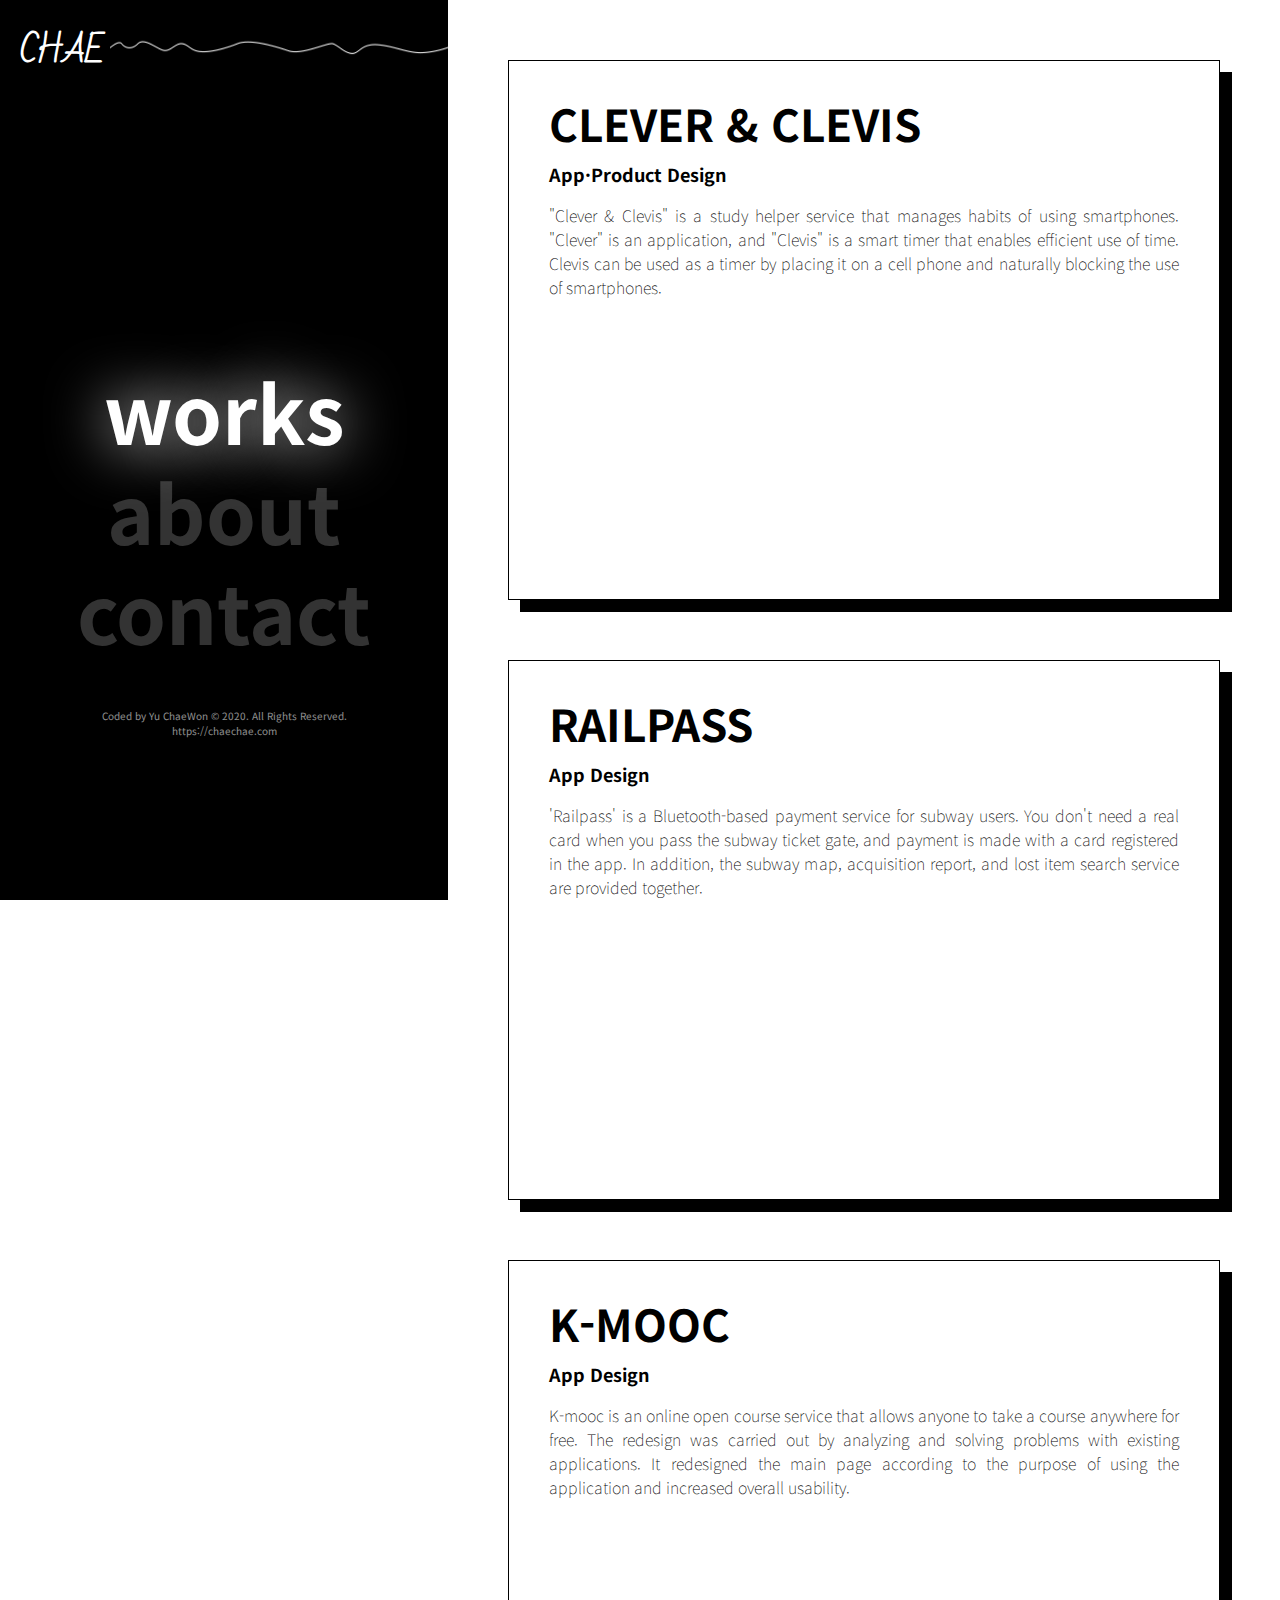
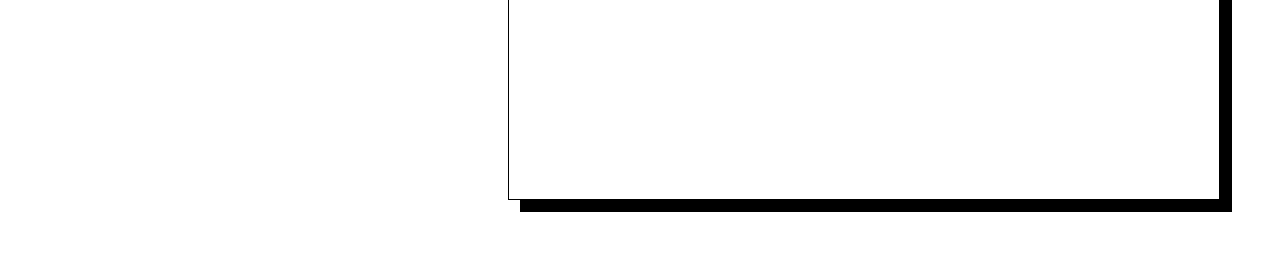
<file: index.html>
<!DOCTYPE html>
<html lang="ko-KR">
<head>
	<meta charset="utf-8">
	<title>portfolio-works</title>
	<link rel="stylesheet" href="css/style-works.css">
	<link href="https://fonts.googleapis.com/css2?family=Bad+Script&display=swap" rel="stylesheet">
	<link href="https://fonts.googleapis.com/css2?family=Bad+Script&family=Noto+Sans+KR:wght@100;400;700&display=swap" rel="stylesheet">
</head>
<style type="text/css">
	.works{
		opacity: 1;
		color: #ffffff;
		/*border-bottom: 2px solid white;*/
		text-shadow: #ffffff 0px 0px 60px;
	}
	.about{
		opacity: 0.2;
	}
	.contact{
		opacity: 0.2;
	}
</style>
<body>
	<div id="root">
		<div class="box">
			<div class="box-navbar">
				<div class="header">
					<h1 class="logo">CHAE</h1>
					<div class="logo-img"><img src="img/web_line.png" alt="line" class="logo-line"></div>
				</div>
				<div class="navbar">
					<ul class="menu">
						<li><a href="index.html" class="works">works</a></li>
						<li><a href="2_about.html" class="about">about</a></li>
						<li><a href="3_contact.html" class="contact">contact</a></li>
					</ul>
				</div>
				<p class="copy">Coded by Yu ChaeWon © 2020. All Rights Reserved.<br>https://chaechae.com</p>
			</div>
			<div class="box-contents">
				<div class="contents">
					<div class="con" OnClick="location.href ='clevis.html'"  style="cursor:pointer;">
						<div class="con_container">
							<div class="text_container">
								<h2 class="title">CLEVER & CLEVIS</h2>
								<h3 class="type">App·Product Design</h3>
								<p class="desc">"Clever & Clevis" is a study helper service that manages habits of using smartphones. "Clever" is an application, and "Clevis" is a smart timer that enables efficient use of time. Clevis can be used as a timer by placing it on a cell phone and naturally blocking the use of smartphones.</p>
							</div>
							<div class="img_container_1"></div>
						</div>
					</div>

					<div class="con" OnClick="location.href ='railpass.html'"  style="cursor:pointer;">
						<div class="con_container">
							<div class="text_container">
								<h2 class="title">RAILPASS</h2>
								<h3 class="type">App Design</h3>
								<p class="desc">'Railpass' is a Bluetooth-based payment service for subway users. You don't need a real card when you pass the subway ticket gate, and payment is made with a card registered in the app. In addition, the subway map, acquisition report, and lost item search service are provided together.</p>
							</div>
							<div class="img_container_2"></div>
						</div>
					</div>

					<div class="con" OnClick="location.href ='kmooc.html'"  style="cursor:pointer;">
						<div class="con_container">
							<div class="text_container">
								<h2 class="title">K-MOOC</h2>
								<h3 class="type">App Design</h3>
								<p class="desc">K-mooc is an online open course service that allows anyone to take a course anywhere for free. The redesign was carried out by analyzing and solving problems with existing applications. It redesigned the main page according to the purpose of using the application and increased overall usability.</p>
							</div>
							<div class="img_container_3"></div>
						</div>
					</div>

				</div>
			</div>
		</div>
	</div>

</body>
</html>
</file>
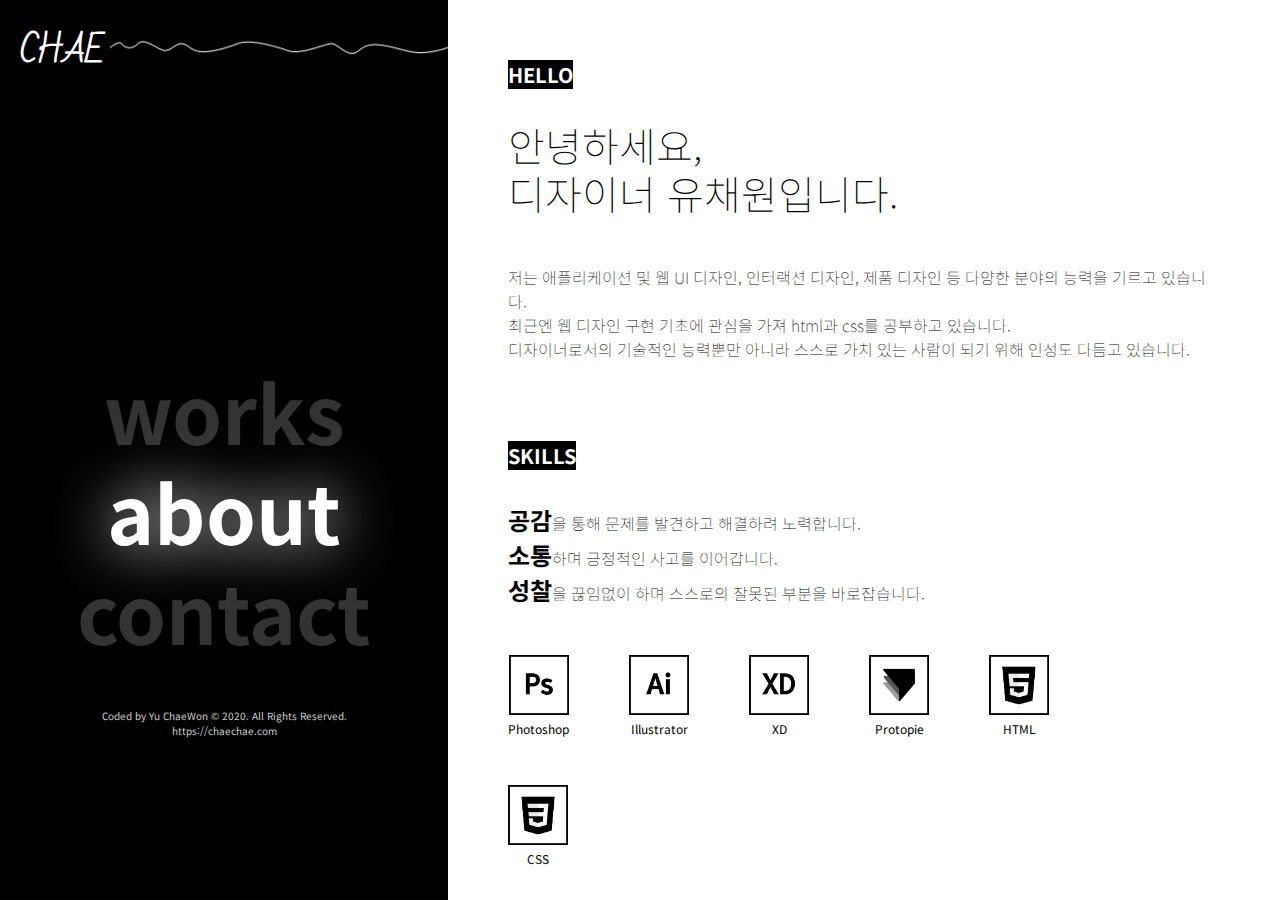
<file: 2_about.html>
<!DOCTYPE html>
<html lang="ko-KR">
<head>
	<meta charset="utf-8">
	<title>portfolio-about</title>
	<link rel="stylesheet" href="css/style-about.css">
	<!-- <link rel="stylesheet" href="css/style.css"> -->
	<link href="https://fonts.googleapis.com/css2?family=Bad+Script&display=swap" rel="stylesheet">
	<link href="https://fonts.googleapis.com/css2?family=Bad+Script&family=Noto+Sans+KR:wght@100;400;700&display=swap" rel="stylesheet">
</head>
<style type="text/css">
	.works{
		opacity: 0.2;
	}
	.about{
		opacity: 1;
		color: #ffffff;
		/*border-bottom: 2px solid white;*/
		text-shadow: #ffffff 0px 0px 60px;
	}
	.contact{
		opacity: 0.2;
	}
</style>
<body>
	<div id="root">
		<div class="box">
			<div class="box-navbar">
				<div class="header">
					<h1 class="logo">CHAE</h1>
					<div class="logo-img"><img src="img/web_line.png" alt="line" class="logo-line"></div>
				</div>
				<div class="navbar">
					<ul class="menu">
						<li><a href="index.html" class="works">works</a></li>
						<li><a href="2_about.html" class="about">about</a></li>
						<li><a href="3_contact.html" class="contact">contact</a></li>
					</ul>
				</div>
				<p class="copy">Coded by Yu ChaeWon © 2020. All Rights Reserved.<br>https://chaechae.com</p>
			</div>
			<div class="box-contents">
				<div class="contents">
					<div class="hello">
						<h2 class="title">HELLO</h2>
						<h3 class="intro">안녕하세요,<br>디자이너 유채원입니다.</h3>
						<p>저는 애플리케이션 및 웹 UI 디자인, 인터랙션 디자인, 제품 디자인 등 다양한 분야의 능력을 기르고 있습니다.<br>최근엔 웹 디자인 구현 기초에 관심을 가져 html과 css를 공부하고 있습니다.<br>디자이너로서의 기술적인 능력뿐만 아니라 스스로 가치 있는 사람이 되기 위해 인성도 다듬고 있습니다.</p>
					</div>

					<div class="skills">
						<h2 class="title">SKILLS</h2>
						<p><span>공감</span>을 통해 문제를 발견하고 해결하려 노력합니다.</p>
						<p><span>소통</span>하며 긍정적인 사고를 이어갑니다. </p>
						<p><span>성찰</span>을 끊임없이 하며 스스로의 잘못된 부분을 바로잡습니다.</p>
						</div>
						<div class="img_container">
							<div class="tool"><img src="img/tool_icon_1.png" width="60px"><p>Photoshop</p></div>
							<div class="tool"><img src="img/tool_icon_2.png" width="60px"><p>Illustrator</p></div>
							<div class="tool"><img src="img/tool_icon_3.png" width="60px"><p>XD</p></div>
							<div class="tool"><img src="img/tool_icon_4.png" width="60px"><p>Protopie</p></div>
							<div class="tool"><img src="img/tool_icon_5.png" width="60px"><p>HTML</p></div>
							<div class="tool"><img src="img/tool_icon_6.png" width="60px"><p>CSS</p></div>
						</div>
				</div>
			</div>
		</div>
	</div>

</body>
</html>
</file>
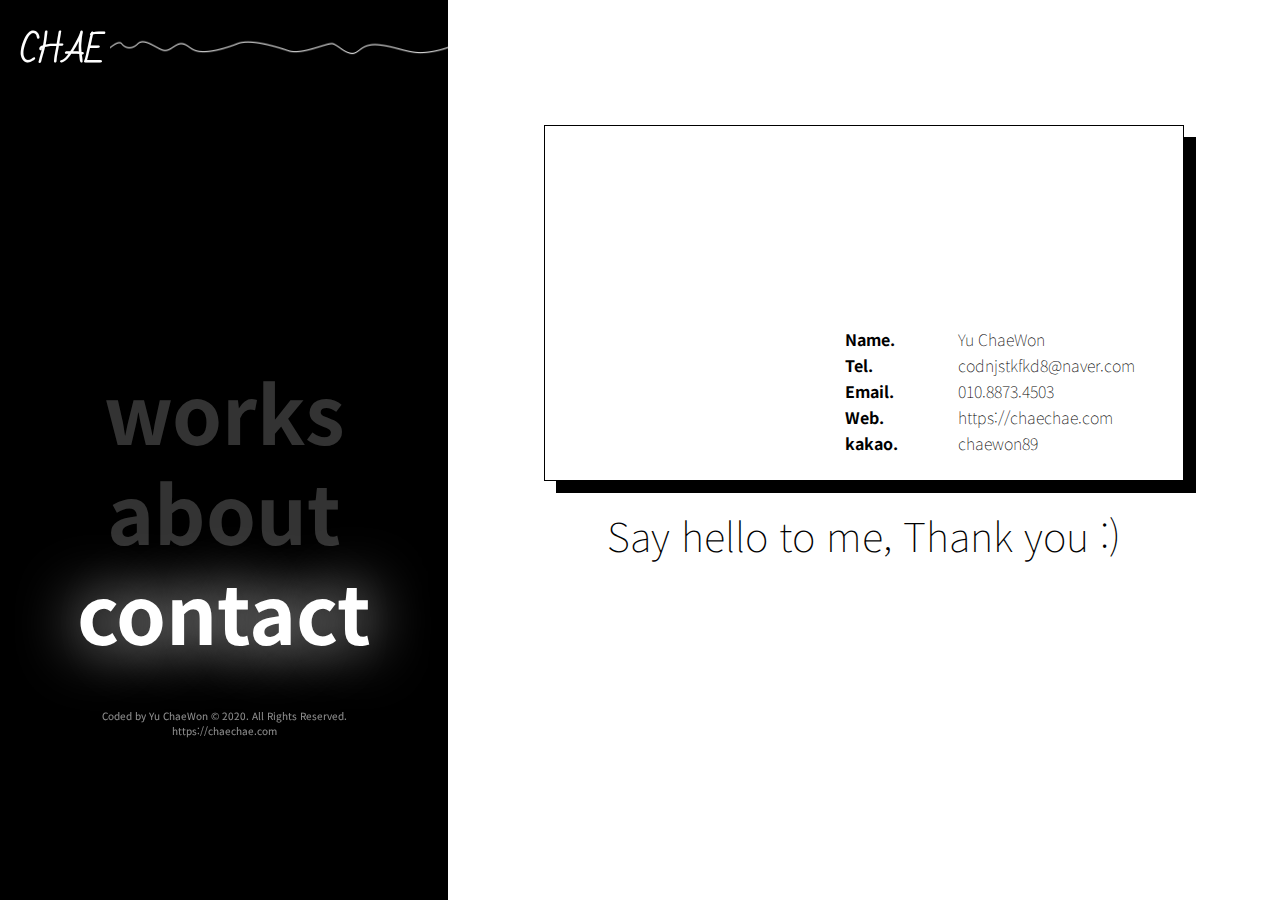
<file: 3_contact.html>
<!DOCTYPE html>
<html lang="ko-KR">
<head>
	<meta charset="utf-8">
	<title>portfolio-works</title>
	<link rel="stylesheet" href="css/style-contact.css">
	<link href="https://fonts.googleapis.com/css2?family=Bad+Script&display=swap" rel="stylesheet">
	<link href="https://fonts.googleapis.com/css2?family=Bad+Script&family=Noto+Sans+KR:wght@100;400;700&display=swap" rel="stylesheet">
</head>
<style type="text/css">
	.works{
		opacity: 0.2;
	}
	.about{
		opacity: 0.2;
	}
	.contact{
		opacity: 1;
		color: #ffffff;
		/*border-bottom: 2px solid white;*/
		text-shadow: #ffffff 0px 0px 60px;
	}
</style>
<body>
	<div id="root">
		<div class="box">
			<div class="box-navbar">
				<div class="header">
					<h1 class="logo">CHAE</h1>
					<div class="logo-img"><img src="img/web_line.png" alt="line" class="logo-line"></div>
				</div>
				<div class="navbar">
					<ul class="menu">
						<li><a href="index.html" class="works">works</a></li>
						<li><a href="2_about.html" class="about">about</a></li>
						<li><a href="3_contact.html" class="contact">contact</a></li>
					</ul>
				</div>
				<p class="copy">Coded by Yu ChaeWon © 2020. All Rights Reserved.<br>https://chaechae.com</p>
			</div>
			<div class="box-contents">
				<div class="contents">
					<div class="card">
						<div class="label_con">
							<p class="label">
								Name.<br>Tel.<br>Email.<br>Web.<br>kakao.
							</p>
						</div>
						<div class="desc_con">
							<p class="desc">
								Yu ChaeWon<br>codnjstkfkd8@naver.com<br>010.8873.4503<br>https://chaechae.com<br>chaewon89
							</p>
						</div>
					</div>
					<h2 class="hello">Say hello to me, Thank you :)</h2>
				</div>
			</div>
		</div>
	</div>

</body>
</html>
</file>
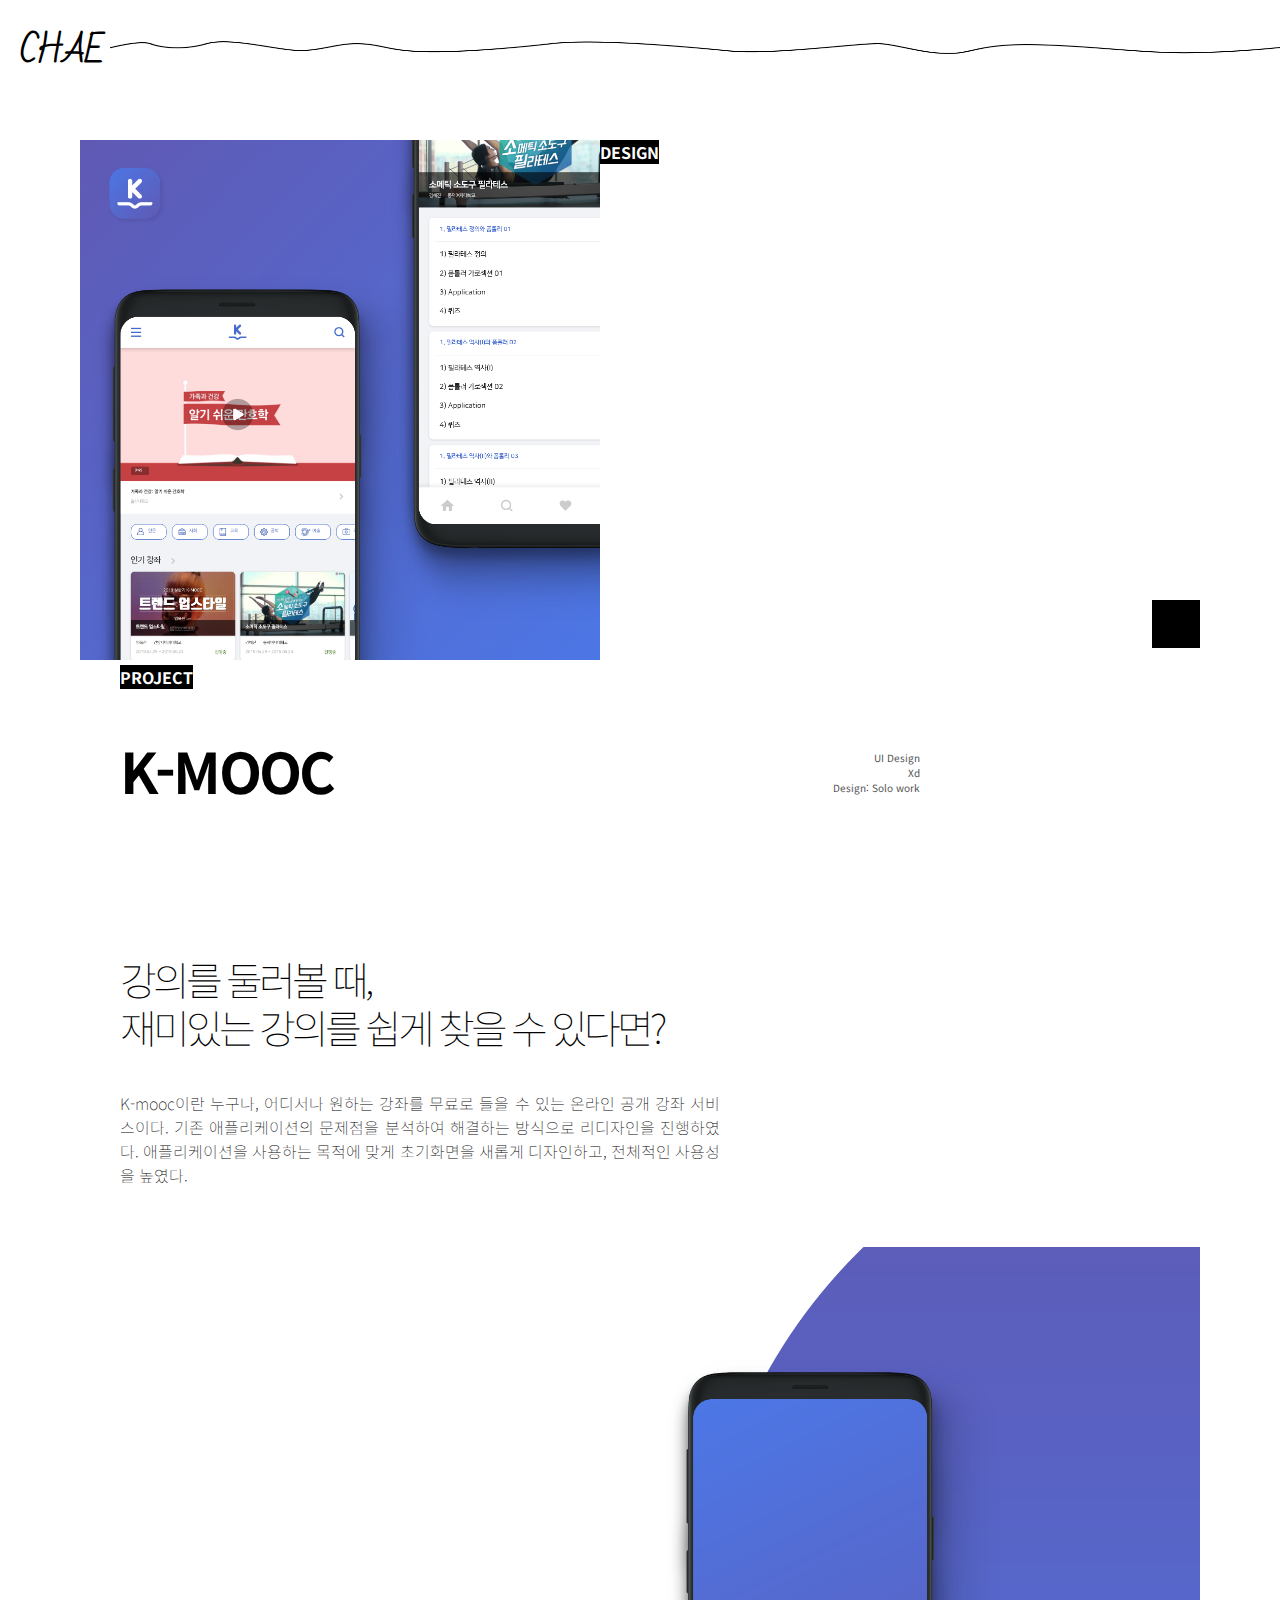
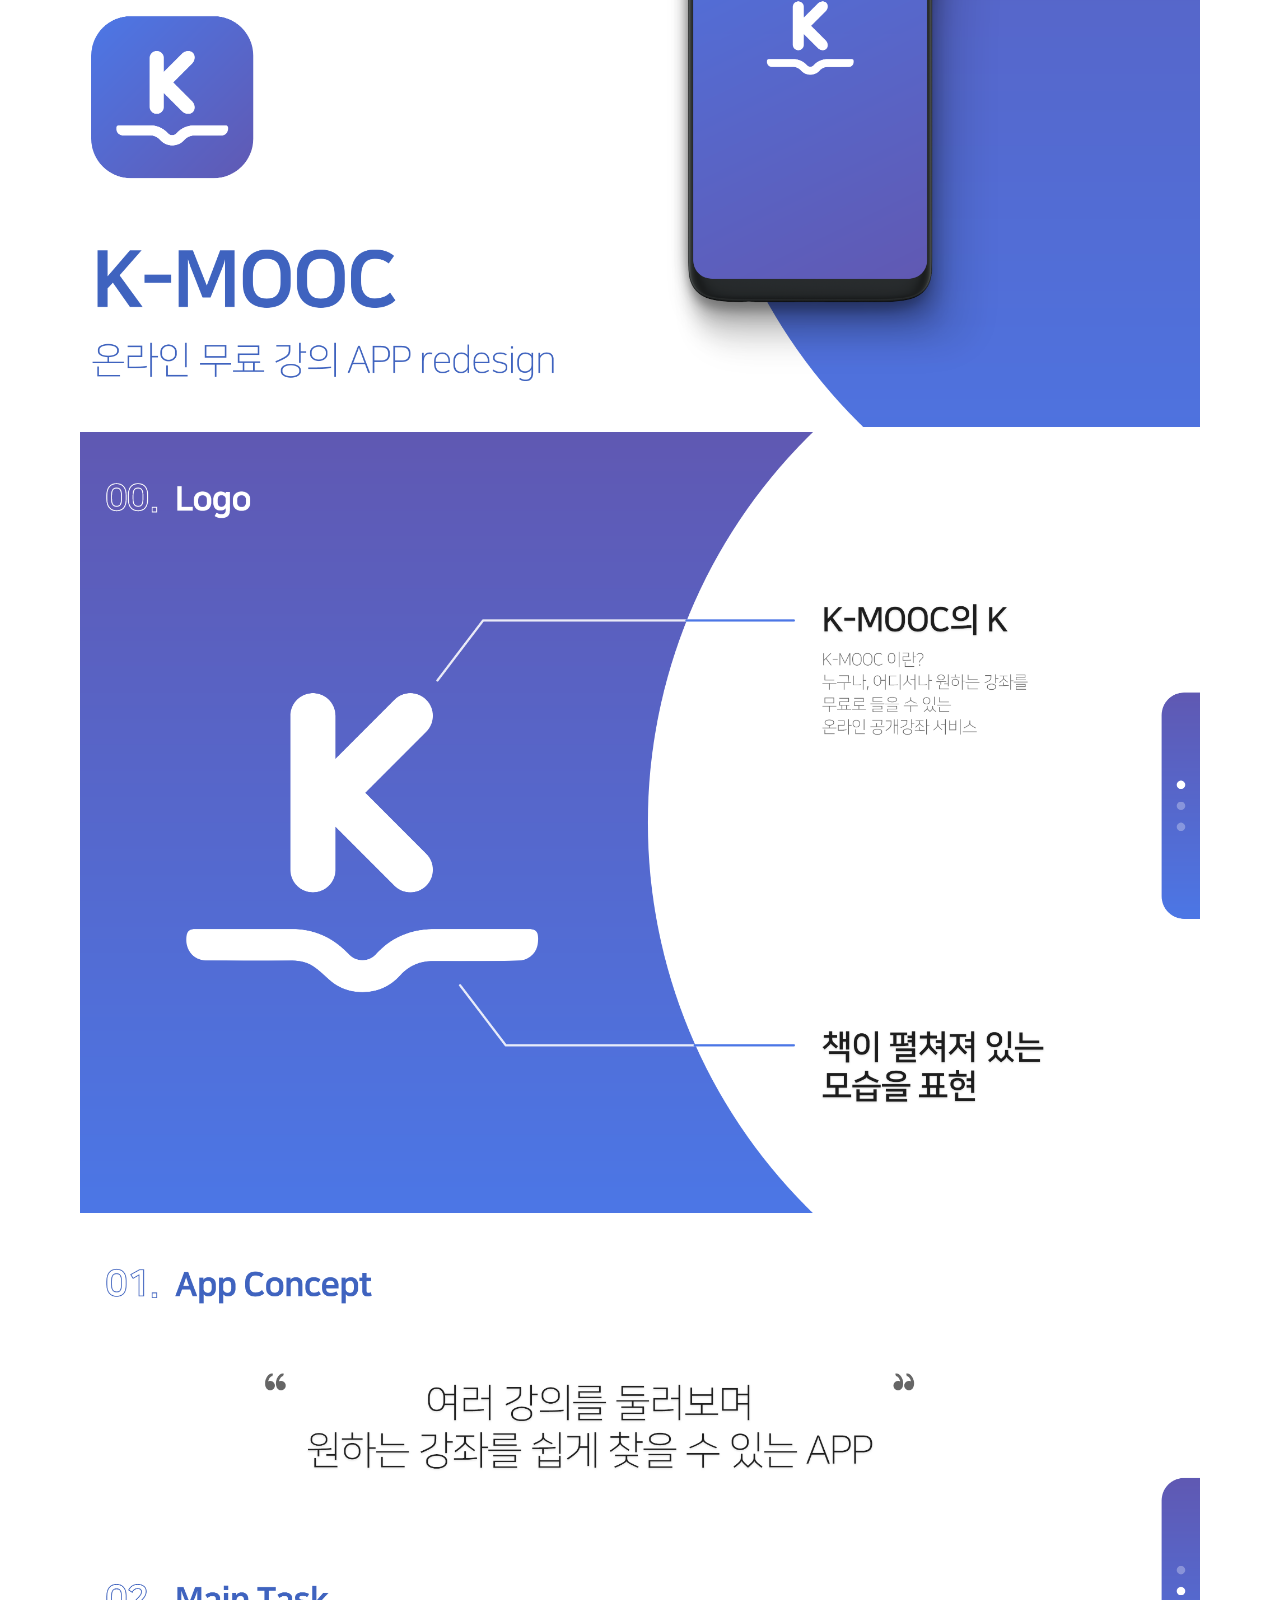
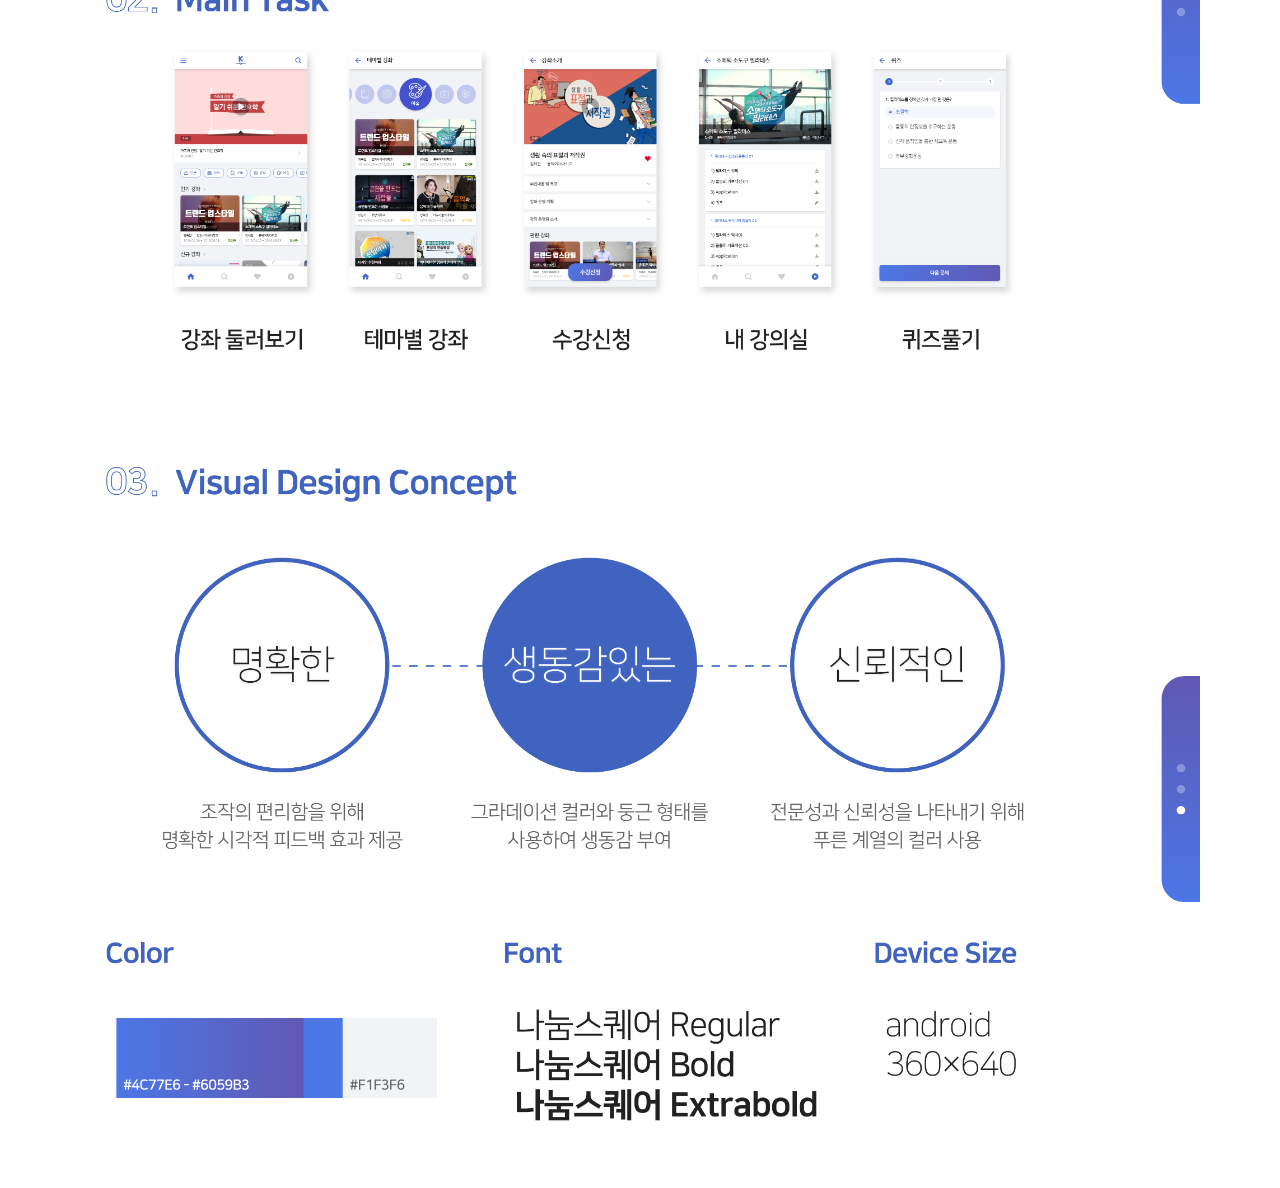
<file: kmooc.html>
<!DOCTYPE html>
<html lang="ko-KR">
<head>
	<meta charset="utf-8">
	<title>railpass</title>
	<link rel="stylesheet" href="css/style-detail.css">
	<link href="https://fonts.googleapis.com/css2?family=Bad+Script&display=swap" rel="stylesheet">
	<link href="https://fonts.googleapis.com/css2?family=Bad+Script&family=Noto+Sans+KR:wght@100;400;700&display=swap" rel="stylesheet">
</head>
<body>
	<div class="container_0">
		<div class="header">
			<h1 class="logo">CHAE</h1>
			<img src="img/web_line_black.png" alt="line">
		</div>

		<div class="contents">
			<div class="main_img"><img src="img/kmooc_0.png"></div>
			<div class="text_container">
				<h2 class="label">PROJECT</h2>
				<h3 class="title">K-MOOC</h3>
				<p class="type">UI Design<br>Xd<br>Design: Solo work</p>
				<p class="if">강의를 둘러볼 때,<br>재미있는 강의를 쉽게 찾을 수 있다면?</p>
				<p class="desc">K-mooc이란 누구나, 어디서나 원하는 강좌를 무료로 들을 수 있는 온라인 공개 강좌 서비스이다. 기존 애플리케이션의 문제점을 분석하여 해결하는 방식으로 리디자인을 진행하였다. 애플리케이션을 사용하는 목적에 맞게 초기화면을 새롭게 디자인하고, 전체적인 사용성을 높였다.</p>
			</div>
		</div>

		<div class="button" OnClick="location.href ='index.html'"  style="cursor:pointer;">
		</div>

		<div class="contents">
			<h2 class="label">DESIGN</h2>
			<div class="sub_img"><img src="img/kmooc_1.png"></div>
			<div class="sub_img"><img src="img/kmooc_2.png"></div>
			<div class="sub_img"><img src="img/kmooc_3.png"></div>
			<div class="sub_img"><img src="img/kmooc_4.png"></div>
		</div>
	</div>

</body>
</html>
</file>
<file: css/style-works.css>
@import url('https://fonts.googleapis.com/css2?family=Bad+Script&family=Noto+Sans+KR:wght@100;400;700&display=swap');
/*@import url('https://fonts.googleapis.com/css?family=Noto+Sans+KR:400,900&display=swap&subset=korean');*/
@import url('https://fonts.googleapis.com/css2?family=Bad+Script&display=swap');

*{
	box-sizing: border-box;
	margin: 0;
	padding: 0;
}

div{
	display: block;
}

body{
	font-family: 'Noto Sans KR', sans-serif;
}


/*-----구조-----*/

#root{
	/*background: skyblue;*/
	font-family: 'Noto Sans KR', sans-serif;
	width: 100vw;
	height: 100vh;
	max-width: 100vw;
	max-height: 100vh;
}

.box{
	background-color: yellow;
}

.box-navbar{
	background-color: black;
    width: 35vw;
    height: 100%;
    min-width: 336px;
    min-height: 100vh;
    display: flex;
    flex-direction: column;    
}

.box-contents{
	background-color: white;
	width: 65vw;
	height: 100%;
	min-width: 624px;
    min-height: 100vh;
}

.con{
	/*
    max-width: 100%;
    max-height: 590px;
    min-height: 471px;
    */
    width: 100%;
    height: 540px;
    margin-bottom: 60px;
}

.contents{
	margin-left: 60px;
	margin-right: 60px;
	margin-top: 60px;
}

.con_container{
	/*background-color: red;*/
	margin-top: 40px;
	margin-left: 40px;
	margin-right: 40px;
	display: inline-block;
}

.img_container{
	/*background-color: blue;*/
}

/*@media(min-width: 1440px){
	.box-navbar{
		position: fixed;
		float: left;
	}
	.box-contents{
		float: right;
	}

	.menu{
		font-size: 120px;
	}

}*/

@media(min-width: 992px){
	.box-navbar{
		position: fixed;
		float: left;
	}
	.box-contents{
		float: right;
	}
}

@media(max-width: 992px){
	.box-navbar{
		position: relative;
		float: left;
		min-width: 100vw;
	}
	.box-contents{
		position: relative;
		float: left;
		min-width: 100vw;
	}
}

@media(max-width: 768px){
	.box-navbar{
		position: relative;
		float: left;
		min-width: 100vw;
	}
	.box-contents{
		position: relative;
		float: left;
		min-width: 100vw;
	}
}

/*-----디자인-----*/

.navbar{
	margin-left: auto;
	margin-right: auto;
}

.menu{
	text-align: center;
	font-size: 80px;
	font-weight: bold;
	line-height: 100px;
	margin-top: 260px;
	margin-bottom: 48px;
}

/*.menu{
	text-align: center;
	font-size: 120px;
	font-weight: bold;
	line-height: 76px;
	margin-top: 288px;
	margin-bottom: 100px;
}*/

.menu a{
	text-decoration: none;
	color: #ffffff;
	display: inline-block;
}

.copy{
	text-align: center;
	font-size: 10px;
	opacity: 0.7;
}

.header{
	/*background-color: red;*/
	width: 35vw;
	height: 100px;
	/*overflow: hidden;*/
}

.logo{
	font-family: 'Bad Script', cursive;
	margin-left: 20px;
	margin-top: 20px;
	/*background-color: yellow;*/
	display: inline-block;
	position: relative;
	float: left;
	color: white;
}

.header img{
	margin-top: 0px;
	overflow: hidden;
	padding-top: 36px;
	padding-left: 110px;
	position: absolute; top:0; left: 0;
	width: 100%;
	height: 56px;
	align-content: center;
}

.copy{
	color: rgba(255,255,255,0.8);
}

.con{
    border: 1px solid black;
    box-shadow: 12px 12px 0 0;
}

.con_container h2{
	font-weight: bold;
	font-size: 44px;
	line-height: 44px;
	margin-bottom: 16px;

}

.con_container h3{
	font-weight: bold;
	font-size: 18px;
	margin-bottom: 16px;

}

.con_container p{
	font-weight: 100;
	font-size: 16px;
	text-align: justify;
	margin-bottom: 40px;
}

.img_container_1{
	width: 100%;
	height: 286px;
	overflow: hidden;
    background-size: cover;
    background-position: center;
    background-image: url("https://postfiles.pstatic.net/MjAyMDA2MjlfMjEy/MDAxNTkzNDMwNjMxODkz.RubVb9CfGoVZJAhqp9im_mtjkGfEobxFqgbutx7zOCYg.xjXZ0irlfubrPAK9Si7xx9q2Z4__F5GLyEDtwXFgA3wg.PNG.codnjstkfkd8/works_2.png?type=w966");
}

.img_container_2{
	width: 100%;
	height: 286px;
	overflow: hidden;
    background-size: cover;
    background-position: center;
    background-image: url("https://postfiles.pstatic.net/MjAyMDA2MjlfMTMw/MDAxNTkzNDI3NzIyMDc0.EMJyt1fsCBf5UUvjlDYXYLIztx6h9by7Gp5vuQZkP5wg.PLeuvqjBySWnC_8BtBRUrBr78lWQ6hdPf2Nv8jgAAfkg.PNG.codnjstkfkd8/works_1.png?type=w966");
}

.img_container_3{
	width: 100%;
	height: 286px;
	overflow: hidden;
    background-size: cover;
    background-position: center;
    background-image: url("https://postfiles.pstatic.net/MjAyMDA2MjlfMTU4/MDAxNTkzNDM2MDk0NDkz.43FO106e5XsXgZMUmh-9DlQTe6FU2q90bOnsRrTLqy0g.AxoyLkGWTThpH1W3qz9aa01kVyLIWCxRU0UeJkLbN2gg.PNG.codnjstkfkd8/works_3.png?type=w966");
}


/*---hover---*/

.menu a:hover{
	text-decoration: none;
	/*background-color: lime;
*/	opacity: 1;
}

/*.menu a:hover{
	text-decoration: none;
	background-color: lime;
	opacity: 0.4;
	text-shadow: #ffffff 0px 0px 8px;
}*/
</file>
<file: css/style-about.css>
@import url('https://fonts.googleapis.com/css2?family=Bad+Script&family=Noto+Sans+KR:wght@100;400;700&display=swap');
/*@import url('https://fonts.googleapis.com/css?family=Noto+Sans+KR:400,900&display=swap&subset=korean');*/
@import url('https://fonts.googleapis.com/css2?family=Bad+Script&display=swap');

*{
	box-sizing: border-box;
	margin: 0;
	padding: 0;
}

div{
	display: block;
}

body{
	font-family: 'Noto Sans KR', sans-serif;
}


/*-----구조-----*/

#root{
	/*background: skyblue;*/
	font-family: 'Noto Sans KR', sans-serif;
	width: 100vw;
	height: 100vh;
	max-width: 100vw;
	max-height: 100vh;
}

.box{
	background-color: yellow;
}

.box-navbar{
	background-color: black;
    width: 35vw;
    height: 100%;
    min-width: 336px;
    min-height: 100vh;
    display: flex;
    flex-direction: column;    
}

.box-contents{
	background-color: white;
	width: 65vw;
	height: 100%;
	min-width: 624px;
    min-height: 100vh;
}

.contents{
	margin-left: 60px;
	margin-right: 60px;
	margin-top: 60px;
}



@media(min-width: 992px){
	.box-navbar{
		position: fixed;
		float: left;
	}
	.box-contents{
		float: right;
	}
}

@media(max-width: 992px){
	.box-navbar{
		position: relative;
		float: left;
		min-width: 100vw;
	}
	.box-contents{
		position: relative;
		float: left;
		min-width: 100vw;
	}
}

@media(max-width: 768px){
	.box-navbar{
		position: relative;
		float: left;
		min-width: 100vw;
	}
	.box-contents{
		position: relative;
		float: left;
		min-width: 100vw;
	}
}

/*-----디자인-----
---네비게이션---*/

.navbar{
	margin-left: auto;
	margin-right: auto;
}

.menu{
	text-align: center;
	font-size: 80px;
	font-weight: bold;
	line-height: 100px;
	margin-top: 260px;
	margin-bottom: 48px;
}

/*.menu{
	text-align: center;
	font-size: 120px;
	font-weight: bold;
	line-height: 76px;
	margin-top: 288px;
	margin-bottom: 100px;
}*/
.menu a{
	text-decoration: none;
	color: #ffffff;
	display: inline-block;
}

.copy{
	text-align: center;
	font-size: 10px;
}

.header{
	/*background-color: red;*/
	width: 35vw;
	height: 100px;
	/*overflow: hidden;*/
}

.logo{
	font-family: 'Bad Script', cursive;
	margin-left: 20px;
	margin-top: 20px;
	/*background-color: yellow;*/
	display: inline-block;
	position: relative;
	float: left;
	color: white;
}

.header img{
	margin-top: 0px;
	overflow: hidden;
	padding-top: 36px;
	padding-left: 110px;
	position: absolute; top:0; left: 0;
	width: 100%;
	height: 56px;
	align-content: center;
}

.copy{
	color: rgba(255,255,255,0.8);
}


/*------------
--소개페이지--*/

.hello{
}

.hello h2{
	color: white;
	background-color: black;
	display: inline-block;
	font-size: 20px;
	margin-bottom: 32px;
}

.hello h3{
	font-size: 40px;
	font-weight: 100;
	line-height: 48px;
	margin-bottom: 48px;
}

.hello p{
	font-weight: 100;
	margin-bottom: 80px;
}

.skills h2{
	color: white;
	background-color: black;
	display: inline-block;
	font-size: 20px;
	margin-bottom: 32px;
}

.skills p{
	font-weight: 100;
}

.skills span{
	font-size: 24px;
	font-weight: 700;
}

.tool{
	float: left;
	text-align: center;
	margin-right: 60px;
	margin-top: 48px;
}

.tool p{
	font-size: 12px;
}


/*---hover---*/

.menu a:hover{
	text-decoration: none;
	/*background-color: lime;*/
	opacity: 1;
}
</file>
<file: css/style.css>
@import url('https://fonts.googleapis.com/css2?family=Bad+Script&family=Noto+Sans+KR:wght@100;400;700&display=swap');
/*@import url('https://fonts.googleapis.com/css?family=Noto+Sans+KR:400,900&display=swap&subset=korean');*/
@import url('https://fonts.googleapis.com/css2?family=Bad+Script&display=swap');

*{
	box-sizing: border-box;
	margin: 0;
	padding: 0;
}

div{
	display: block;
}

body{
	font-family: 'Noto Sans KR', sans-serif;
}


-----구조-----

#root{
	/*background: skyblue;*/
	font-family: 'Noto Sans KR', sans-serif;
	width: 100vw;
	height: 100vh;
	max-width: 100vw;
	max-height: 100vh;
}

.box{
	background-color: yellow;
}

.box-navbar{
	background-color: black;
    width: 35vw;
    height: 100%;
    min-width: 336px;
    min-height: 100vh;
    display: flex;
    flex-direction: column;    
}

.box-contents{
	background-color: white;
	width: 65vw;
	height: 100%;
	min-width: 624px;
    min-height: 100vh;
}

.con{
	/*
    max-width: 100%;
    max-height: 590px;
    min-height: 471px;
    */
    width: 100%;
    height: 540px;
    margin-bottom: 60px;
}

.contents{
	margin-left: 60px;
	margin-right: 60px;
	margin-top: 60px;
}

.con_container{
	background-color: red;
	margin-top: 40px;
	margin-left: 40px;
	margin-right: 40px;
	display: inline-block;
}

.img_container{
	background-color: blue;
}

/*@media(min-width: 1440px){
	.box-navbar{
		position: fixed;
		float: left;
	}
	.box-contents{
		float: right;
	}

	.menu{
		font-size: 120px;
	}

}*/

@media(min-width: 992px){
	.box-navbar{
		position: fixed;
		float: left;
	}
	.box-contents{
		float: right;
	}
}

@media(max-width: 992px){
	.box-navbar{
		position: relative;
		float: left;
		min-width: 100vw;
	}
	.box-contents{
		position: relative;
		float: left;
		min-width: 100vw;
	}
}

@media(max-width: 768px){
	.box-navbar{
		position: relative;
		float: left;
		min-width: 100vw;
	}
	.box-contents{
		position: relative;
		float: left;
		min-width: 100vw;
	}
}

-----디자인-----

.navbar{
	margin-left: auto;
	margin-right: auto;
}

.menu{
	text-align: center;
	font-size: 120px;
	font-weight: bold;
	line-height: 76px;
	margin-top: 288px;
	margin-bottom: 100px;
}

.menu a{
	text-decoration: none;
	color: #ffffff;
	opacity: 0.2;
}

.copy{
	text-align: center;
	font-size: 10px;
}

.header{
	/*background-color: red;*/
	width: 35vw;
	height: 100px;
	/*overflow: hidden;*/
}

.logo{
	font-family: 'Bad Script', cursive;
	margin-left: 20px;
	margin-top: 20px;
	/*background-color: yellow;*/
	display: inline-block;
	position: relative;
	float: left;
	color: white;
}

.header img{
	margin-top: 0px;
	overflow: hidden;
	padding-top: 36px;
	padding-left: 110px;
	position: absolute; top:0; left: 0;
	width: 100%;
	height: 56px;
	align-content: center;
}

.copy{
	color: rgba(255,255,255,0.8);
}

.con{
    border: 1px solid black;
    box-shadow: 12px 12px 0 0;
}

.con_container h2{
	font-weight: bold;
	font-size: 44px;
	line-height: 44px;
	margin-bottom: 16px;

}

.con_container h3{
	font-weight: bold;
	font-size: 18px;
	margin-bottom: 16px;

}

.con_container p{
	font-weight: 100;
	font-size: 16px;
	text-align: justify;
}

.img_container{
	width: 100%;
	height: 330px;
	background-image: url("img/web_line3.png");
	background-size: cover;
	background-position: center center;
}



---hover---

.menu a:hover{
	text-decoration: none;
	color: #ffffff;
	opacity: 1;
}
</file>
<file: css/style-contact.css>
@import url('https://fonts.googleapis.com/css2?family=Bad+Script&family=Noto+Sans+KR:wght@100;400;700&display=swap');
/*@import url('https://fonts.googleapis.com/css?family=Noto+Sans+KR:400,900&display=swap&subset=korean');*/
@import url('https://fonts.googleapis.com/css2?family=Bad+Script&display=swap');

*{
	box-sizing: border-box;
	margin: 0;
	padding: 0;
}

div{
	display: block;
}

body{
	font-family: 'Noto Sans KR', sans-serif;
}


/*-----구조-----*/

#root{
	/*background: skyblue;*/
	font-family: 'Noto Sans KR', sans-serif;
	width: 100vw;
	height: 100vh;
	max-width: 100vw;
	max-height: 100vh;
}

.box{
	background-color: yellow;
}

.box-navbar{
	background-color: black;
    width: 35vw;
    height: 100%;
    min-width: 336px;
    min-height: 100vh;
    display: flex;
    flex-direction: column;    
}

.box-contents{
	background-color: white;
	width: 65vw;
	height: 100%;
	min-width: 624px;
    min-height: 100vh;
}

.contents{
	margin-left: auto;
	margin-right: auto;
	margin-top: auto;
}


.img_container{
	/*background-color: blue;*/
}

/*@media(min-width: 1440px){
	.box-navbar{
		position: fixed;
		float: left;
	}
	.box-contents{
		float: right;
	}

	.menu{
		font-size: 120px;
	}

}*/

@media(min-width: 992px){
	.box-navbar{
		position: fixed;
		float: left;
	}
	.box-contents{
		float: right;
	}
}

@media(max-width: 992px){
	.box-navbar{
		position: relative;
		float: left;
		min-width: 100vw;
	}
	.box-contents{
		position: relative;
		float: left;
		min-width: 100vw;
	}
}

@media(max-width: 768px){
	.box-navbar{
		position: relative;
		float: left;
		min-width: 100vw;
	}
	.box-contents{
		position: relative;
		float: left;
		min-width: 100vw;
	}
}

/*-----디자인-----*/

.navbar{
	margin-left: auto;
	margin-right: auto;
}

.menu{
	text-align: center;
	font-size: 80px;
	font-weight: bold;
	line-height: 100px;
	margin-top: 260px;
	margin-bottom: 48px;
}

/*.menu{
	text-align: center;
	font-size: 120px;
	font-weight: bold;
	line-height: 76px;
	margin-top: 288px;
	margin-bottom: 100px;
}*/

.menu a{
	text-decoration: none;
	color: #ffffff;
	display: inline-block;
}

.copy{
	text-align: center;
	font-size: 10px;
	opacity: 0.7;
}

.header{
	/*background-color: red;*/
	width: 35vw;
	height: 100px;
	/*overflow: hidden;*/
}

.logo{
	font-family: 'Bad Script', cursive;
	margin-left: 20px;
	margin-top: 20px;
	/*background-color: yellow;*/
	display: inline-block;
	position: relative;
	float: left;
	color: white;
}

.header img{
	margin-top: 0px;
	overflow: hidden;
	padding-top: 36px;
	padding-left: 110px;
	position: absolute; top:0; left: 0;
	width: 100%;
	height: 56px;
	align-content: center;
}

.copy{
	color: rgba(255,255,255,0.8);
}

.card{
	width: 640px;
	height: 356px;
	border: 1px solid black;
    box-shadow: 12px 12px 0 0;
    margin: 15% auto;
}

.contents{
	margin-left:auto;
	margin-top: auto;
}

.label_con{
	margin-top: 200px;
	margin-left: 300px;
	float: left;
}

.desc_con{
	margin-top: 200px;
	margin-left: 60px;
	float: left;
}

.label{
	font-weight: 700;
	font-size: 16px;
	line-height: 26px;
}

.desc{
	font-weight: 100;
	font-size: 16px;
	line-height: 26px;
}

.hello{
	margin-top: -100px;
	text-align: center;
	font-size: 40px;
	font-weight: 100;
}

/*---hover---*/

.menu a:hover{
	text-decoration: none;
	/*background-color: lime;
*/	opacity: 1;
}

/*.menu a:hover{
	text-decoration: none;
	background-color: lime;
	opacity: 0.4;
	text-shadow: #ffffff 0px 0px 8px;
}*/
</file>
<file: css/style-detail.css>
@import url('https://fonts.googleapis.com/css2?family=Bad+Script&family=Noto+Sans+KR:wght@100;400;700&display=swap');
/*@import url('https://fonts.googleapis.com/css?family=Noto+Sans+KR:400,900&display=swap&subset=korean');*/
@import url('https://fonts.googleapis.com/css2?family=Bad+Script&display=swap');

*{
	box-sizing: border-box;
	margin: 0;
	padding: 0;
}

div{
	display: block;
}

body{
	font-family: 'Noto Sans KR', sans-serif;
}


.logo{
	font-family: 'Bad Script', cursive;
	margin-left: 20px;
	margin-top: 20px;
	display: inline-block;
	position: absolute; top:0; left: 20;
	float: left;
	color: black;
}

.header img{
	margin-top: 0px;
	overflow: hidden;
	padding-top: 36px;
	padding-left: 110px;
	position: absolute; top:0; left: 0;
	width: 100%;
	height: 56px;
	align-content: center;
}

.header{
	margin-bottom: 140px;
}

.contents{
	margin-left: 80px;
	margin-right: 80px;
}

.main_img img{
	/*width: 35vw;
	height: 35vw;*/
	width: 520px;
	height: 520px;
}

.main_img{
	float: left;
}

.text_container{
	float: left;
	width: 800px;
	margin-left: 40px;
}

.label{
	background-color: black;
	color: white;
	font-size: 16px;
	display: inline-block;
	margin-bottom: 40px;
}

.title{
	font-size: 56px;
	letter-spacing: -0.05em;
	margin-bottom: 100px;
}

.type{
	font-size: 10px;
	text-align: right;
	position: relative;
	top: -160px;
	opacity: 0.7;
}

.if{
	font-size: 40px;
	font-weight: 100;
	line-height: 48px;
	letter-spacing: -0.1em;
}

.desc{
	margin-top: 40px;
	width: 600px;
	text-align: justify;
	margin-bottom: 60px;
	font-weight: 100;
}

.sub_img img{
	width: 100%;
}

.button{
	position: fixed;
	top: 600px;
	right: 80px;
	width: 48px;
	height: 48px;
	background-color: black;
	background-image: url("https://blogfiles.pstatic.net/MjAyMDA2MzBfNjkg/MDAxNTkzNTAyNjcyMDA3.pKBP2hE5ONhbspvo1X5Kjac1v49P7ZDU5xbb2DH-3qEg.weoaU7-OTeb4TZEppMCK1yqasdq1hYo4Et2KxShZ9Mgg.PNG.codnjstkfkd8/home_white_s.png");
	background-size: 40px 40px;
    background-position: center;
}

.button:hover{
	width: 48px;
	height: 48px;
	background-color: white;
	border: 1px solid black;
	background-image: url("https://blogfiles.pstatic.net/MjAyMDA2MzBfMTgw/MDAxNTkzNTAyNjcyMDA1.Hv4U9iv0tQiV-8XPdwWoVOxse3xaJ1OTcgxhLUfuDEgg.S64ljnCeKiaSP_UXvxJ4sLaru7iVp22iVSVZsFglNoUg.PNG.codnjstkfkd8/home_black_s.png");
	background-size: 40px 40px;
    background-position: center;
    position: fixed;
}
</file>
